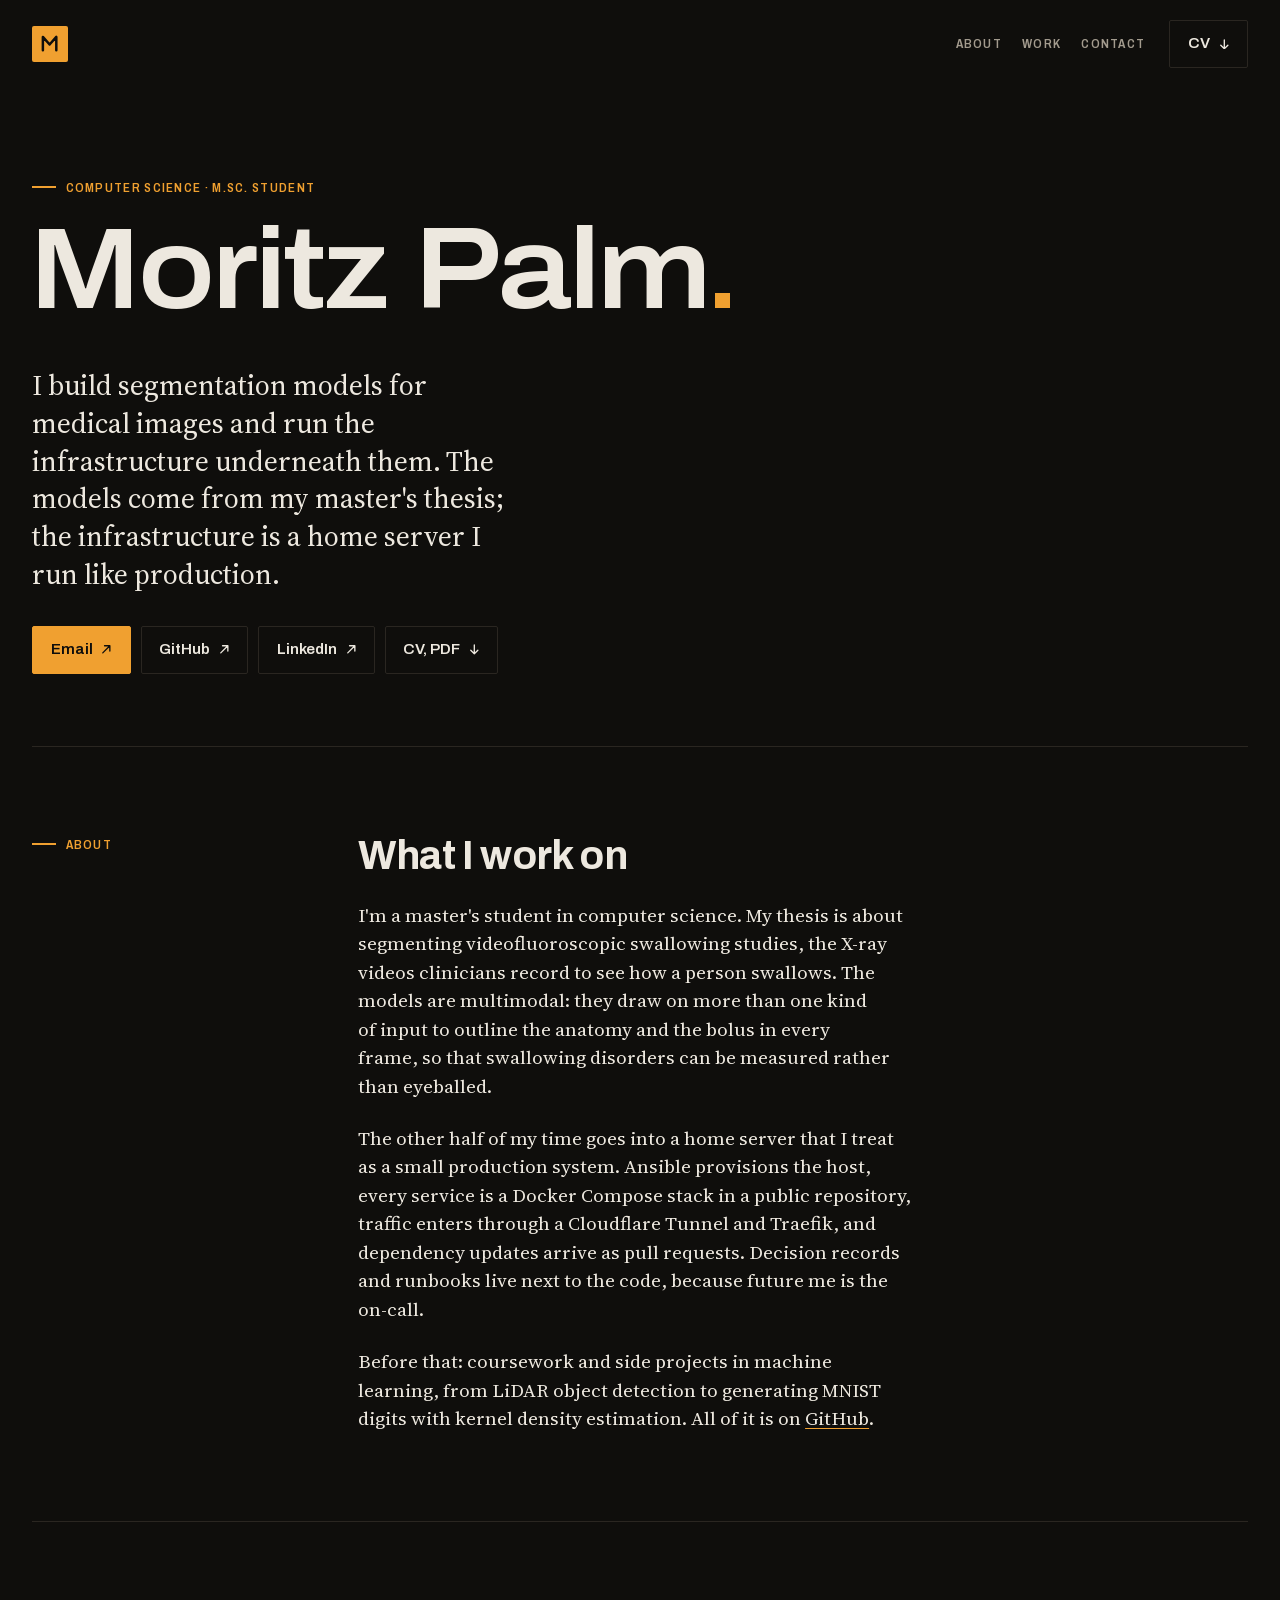
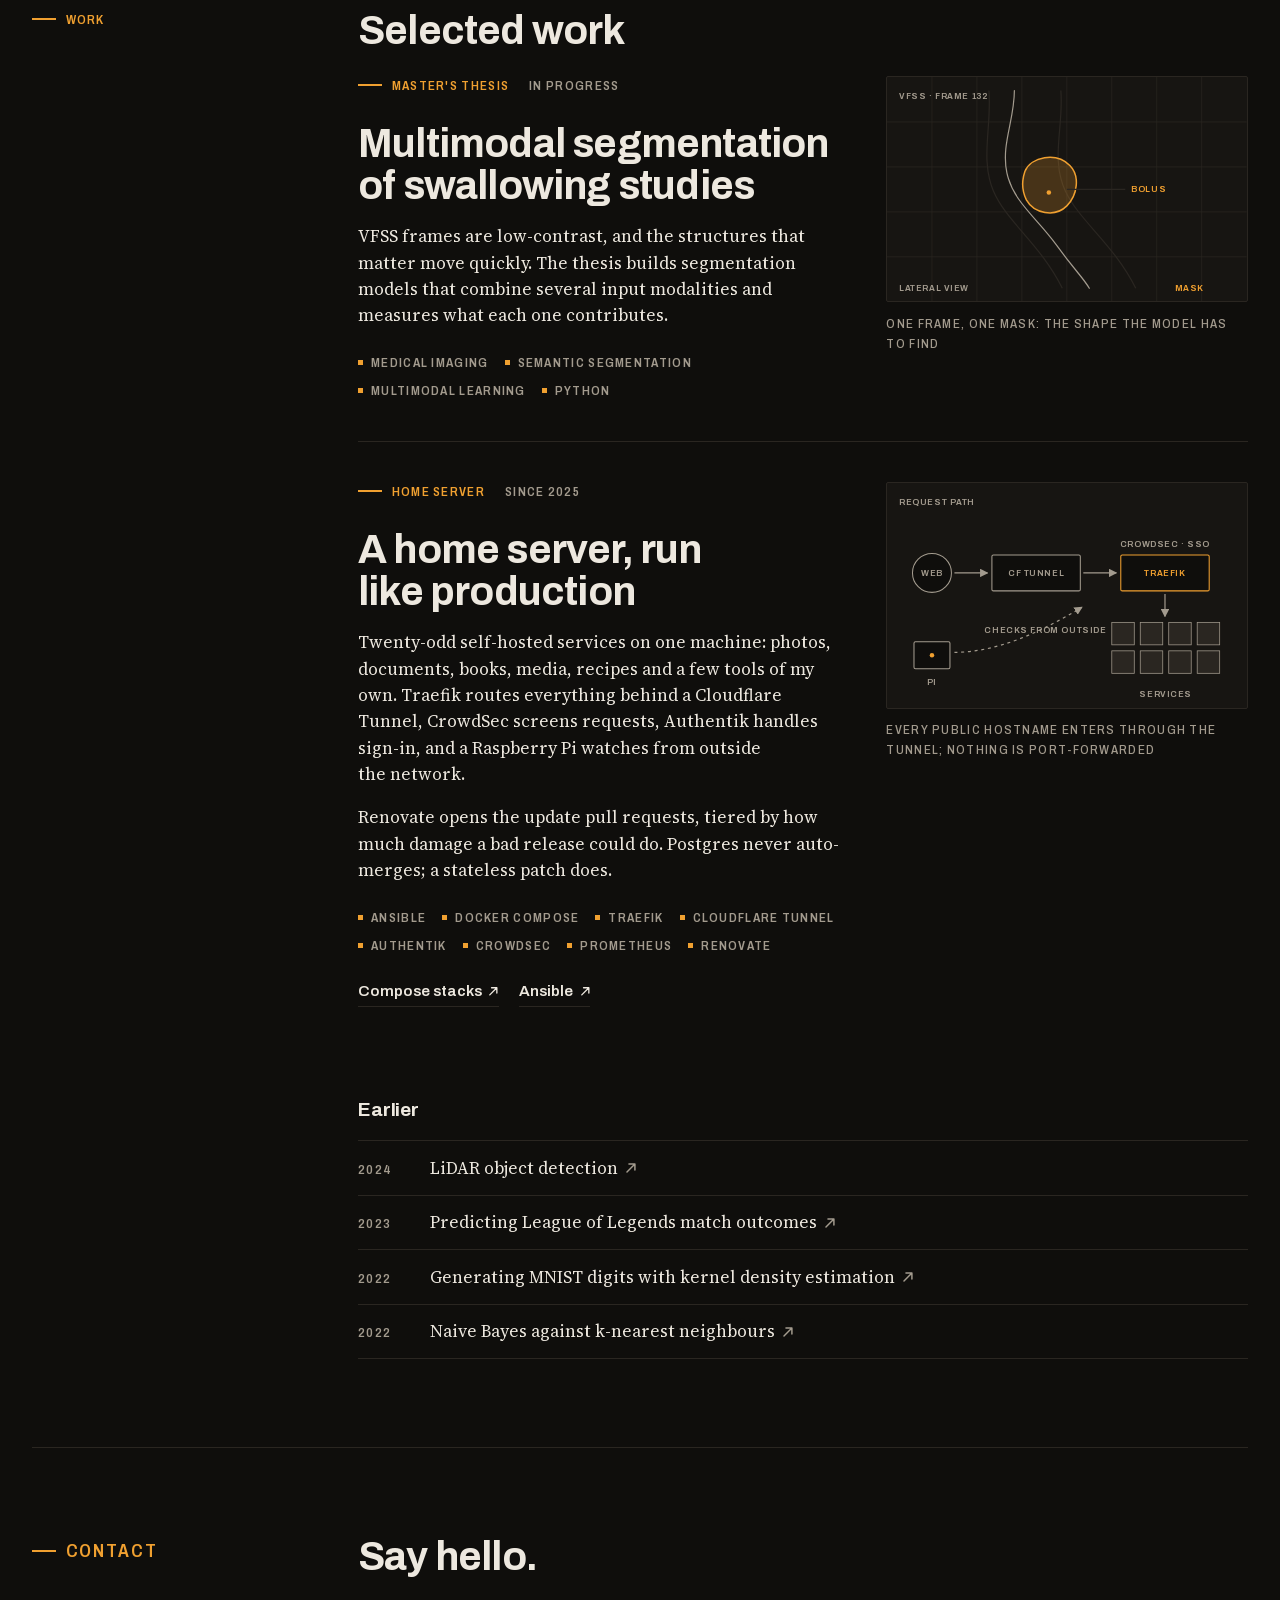
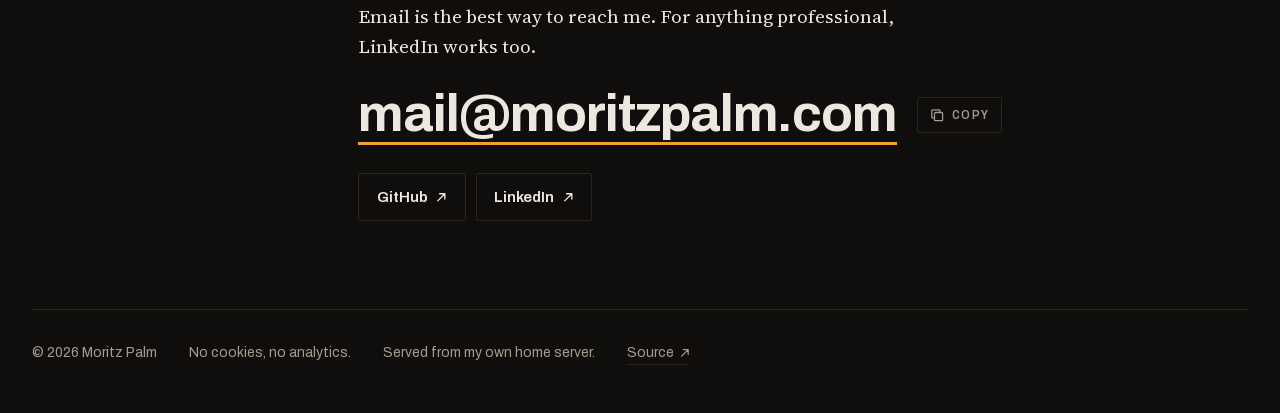
<file: website/site/index.html>
<!doctype html>
<html lang="en">
<head>
<meta charset="utf-8">
<meta name="viewport" content="width=device-width, initial-scale=1, viewport-fit=cover">
<title>Moritz Palm</title>
<meta name="description" content="Moritz Palm is a computer science master's student. He builds segmentation models for medical images and runs the infrastructure underneath them.">
<meta name="author" content="Moritz Palm">
<meta name="theme-color" content="#0f0e0c">
<link rel="canonical" href="https://moritzpalm.com/">
<meta property="og:type" content="profile">
<meta property="og:title" content="Moritz Palm">
<meta property="og:description" content="Computer science master's student. Segmentation models for medical images, and the infrastructure underneath them.">
<meta property="og:url" content="https://moritzpalm.com/">
<meta property="og:image" content="https://moritzpalm.com/og.png">
<meta property="og:image:width" content="1200">
<meta property="og:image:height" content="630">
<meta name="twitter:card" content="summary_large_image">
<link rel="icon" href="favicon.svg" type="image/svg+xml">
<link rel="preload" href="fonts/archivo-latin.woff2" as="font" type="font/woff2" crossorigin>
<link rel="preload" href="fonts/source-serif-4-latin.woff2" as="font" type="font/woff2" crossorigin>
<link rel="stylesheet" href="styles.css">
<script type="application/ld+json">
{
  "@context": "https://schema.org",
  "@type": "Person",
  "name": "Moritz Palm",
  "url": "https://moritzpalm.com/",
  "email": "mailto:mail@moritzpalm.com",
  "jobTitle": "Computer science master's student",
  "sameAs": [
    "https://github.com/MoritzPalm",
    "https://www.linkedin.com/in/moritzpalm/"
  ],
  "knowsAbout": [
    "Medical image segmentation",
    "Deep learning",
    "Self-hosted infrastructure",
    "Ansible",
    "Docker"
  ]
}
</script>
</head>
<body>
<a class="skip" href="#main">Skip to content</a>

<div class="wrap">
  <header class="top">
    <a class="mark" href="#top" aria-label="Moritz Palm, top of page">
      <svg viewBox="0 0 20 20" aria-hidden="true"><path d="M3 17V3l7 8 7-8v14" fill="none" stroke="currentColor" stroke-width="2.6" stroke-linejoin="round" stroke-linecap="round"/></svg>
    </a>
    <nav aria-label="Sections">
      <a href="#about">About</a>
      <a href="#work">Work</a>
      <a href="#contact">Contact</a>
    </nav>
    <a class="chip chip--down" href="files/cv.pdf">CV <svg class="arrow" viewBox="0 0 12 12" aria-hidden="true"><path d="M6 1v10M2 7l4 4 4-4" fill="none" stroke="currentColor" stroke-width="1.5" stroke-linecap="round" stroke-linejoin="round"/></svg></a>
  </header>

  <main id="main">
    <section class="hero" id="top">
      <p class="eyebrow">Computer science · M.Sc. student</p>
      <h1 class="name">
        <span class="name__line">Moritz</span>
        <span class="name__line">Palm<span class="name__dot" aria-hidden="true"></span></span>
      </h1>
      <p class="lede">I build segmentation models for medical images and run the infrastructure underneath them. The models come from my master's thesis; the infrastructure is a home server I run like production.</p>
      <ul class="links">
        <li><a class="chip chip--solid" href="mailto:mail@moritzpalm.com">Email <svg class="arrow" viewBox="0 0 12 12" aria-hidden="true"><path d="M2 10 10 2M4 2h6v6" fill="none" stroke="currentColor" stroke-width="1.5" stroke-linecap="round" stroke-linejoin="round"/></svg></a></li>
        <li><a class="chip" href="https://github.com/MoritzPalm" rel="me">GitHub <svg class="arrow" viewBox="0 0 12 12" aria-hidden="true"><path d="M2 10 10 2M4 2h6v6" fill="none" stroke="currentColor" stroke-width="1.5" stroke-linecap="round" stroke-linejoin="round"/></svg></a></li>
        <li><a class="chip" href="https://www.linkedin.com/in/moritzpalm/" rel="me">LinkedIn <svg class="arrow" viewBox="0 0 12 12" aria-hidden="true"><path d="M2 10 10 2M4 2h6v6" fill="none" stroke="currentColor" stroke-width="1.5" stroke-linecap="round" stroke-linejoin="round"/></svg></a></li>
        <li><a class="chip chip--down" href="files/cv.pdf">CV, PDF <svg class="arrow" viewBox="0 0 12 12" aria-hidden="true"><path d="M6 1v10M2 7l4 4 4-4" fill="none" stroke="currentColor" stroke-width="1.5" stroke-linecap="round" stroke-linejoin="round"/></svg></a></li>
      </ul>
    </section>

    <section class="sec" id="about">
      <div class="sec__label"><p class="eyebrow">About</p></div>
      <div class="sec__body prose">
        <h2>What I work on</h2>
        <p>I'm a master's student in computer science. My thesis is about segmenting videofluoroscopic swallowing studies, the X-ray videos clinicians record to see how a person swallows. The models are multimodal: they draw on more than one kind of input to outline the anatomy and the bolus in every frame, so that swallowing disorders can be measured rather than eyeballed.</p>
        <p>The other half of my time goes into a home server that I treat as a small production system. Ansible provisions the host, every service is a Docker Compose stack in a public repository, traffic enters through a Cloudflare Tunnel and Traefik, and dependency updates arrive as pull requests. Decision records and runbooks live next to the code, because future me is the on-call.</p>
        <p>Before that: coursework and side projects in machine learning, from LiDAR object detection to generating MNIST digits with kernel density estimation. All of it is on <a href="https://github.com/MoritzPalm">GitHub</a>.</p>
      </div>
    </section>

    <section class="sec" id="work">
      <div class="sec__label"><p class="eyebrow">Work</p></div>
      <div class="sec__body">
        <h2>Selected work</h2>
        <ol class="work">
          <li class="work__item">
            <div class="work__text">
              <div class="work__meta">
                <p class="eyebrow">Master's thesis</p>
                <p class="eyebrow">In progress</p>
              </div>
              <h3 class="work__title">Multimodal segmentation of swallowing studies</h3>
              <p>VFSS frames are low-contrast, and the structures that matter move quickly. The thesis builds segmentation models that combine several input modalities and measures what each one contributes.</p>
              <ul class="tags" aria-label="Topics">
                <li>Medical imaging</li>
                <li>Semantic segmentation</li>
                <li>Multimodal learning</li>
                <li>Python</li>
              </ul>
            </div>
            <figure class="fig">
              <svg viewBox="0 0 480 300" role="img" aria-labelledby="fig1-title">
                <title id="fig1-title">Abstract sketch of one X-ray video frame with the bolus outlined as a segmentation mask</title>
                <g class="grid">
                  <path d="M60 0v300M120 0v300M180 0v300M240 0v300M300 0v300M360 0v300M420 0v300M0 60h480M0 120h480M0 180h480M0 240h480"/>
                </g>
                <path class="ink-soft" d="M136 18c4 48-12 92 6 134s62 70 92 130M232 18c4 48-14 92 6 134s64 70 94 130"/>
                <path class="ink" d="M170 18c0 40-18 72-10 110s40 60 66 96 36 44 44 58"/>
                <path class="mask" d="M184 126c8-20 42-26 60-8 14 14 10 40-4 54-16 16-44 10-54-8-6-12-6-26-2-38z"/>
                <circle class="dot" cx="216" cy="154" r="3"/>
                <path class="ink-soft" d="M240 150h78"/>
                <text x="326" y="154" class="t-accent">bolus</text>
                <text x="16" y="30">VFSS · frame 132</text>
                <text x="16" y="286">lateral view</text>
                <text x="384" y="286" class="t-accent">mask</text>
              </svg>
              <figcaption>One frame, one mask: the shape the model has to find</figcaption>
            </figure>
          </li>

          <li class="work__item">
            <div class="work__text">
              <div class="work__meta">
                <p class="eyebrow">Home server</p>
                <p class="eyebrow">Since 2025</p>
              </div>
              <h3 class="work__title">A home server, run like production</h3>
              <p>Twenty-odd self-hosted services on one machine: photos, documents, books, media, recipes and a few tools of my own. Traefik routes everything behind a Cloudflare Tunnel, CrowdSec screens requests, Authentik handles sign-in, and a Raspberry Pi watches from outside the network.</p>
              <p>Renovate opens the update pull requests, tiered by how much damage a bad release could do. Postgres never auto-merges; a stateless patch does.</p>
              <ul class="tags" aria-label="Stack">
                <li>Ansible</li>
                <li>Docker Compose</li>
                <li>Traefik</li>
                <li>Cloudflare Tunnel</li>
                <li>Authentik</li>
                <li>CrowdSec</li>
                <li>Prometheus</li>
                <li>Renovate</li>
              </ul>
              <div class="work__links">
                <a class="alink" href="https://github.com/MoritzPalm/home_server_compose">Compose stacks <svg class="arrow" viewBox="0 0 12 12" aria-hidden="true"><path d="M2 10 10 2M4 2h6v6" fill="none" stroke="currentColor" stroke-width="1.5" stroke-linecap="round" stroke-linejoin="round"/></svg></a>
                <a class="alink" href="https://github.com/MoritzPalm/home_server_ansible">Ansible <svg class="arrow" viewBox="0 0 12 12" aria-hidden="true"><path d="M2 10 10 2M4 2h6v6" fill="none" stroke="currentColor" stroke-width="1.5" stroke-linecap="round" stroke-linejoin="round"/></svg></a>
              </div>
            </div>
            <figure class="fig">
              <svg viewBox="0 0 480 300" role="img" aria-labelledby="fig2-title">
                <title id="fig2-title">Request path: internet to Cloudflare Tunnel to Traefik to the services, with a Raspberry Pi checking from outside</title>
                <defs>
                  <marker id="head" viewBox="0 0 8 8" refX="7" refY="4" markerWidth="7" markerHeight="7" orient="auto-start-reverse">
                    <path class="head" d="M0 0l8 4-8 4z"/>
                  </marker>
                </defs>
                <text x="16" y="30">Request path</text>
                <circle class="node" cx="60" cy="120" r="26"/>
                <text x="60" y="124" text-anchor="middle">web</text>
                <path class="flow" d="M90 120h44"/>
                <rect class="node" x="140" y="96" width="118" height="48" rx="2"/>
                <text x="199" y="124" text-anchor="middle">CF tunnel</text>
                <path class="flow" d="M262 120h44"/>
                <rect class="node node--hot" x="312" y="96" width="118" height="48" rx="2"/>
                <text x="371" y="124" text-anchor="middle" class="t-accent">Traefik</text>
                <text x="371" y="86" text-anchor="middle">crowdsec · sso</text>
                <path class="flow" d="M371 148v30"/>
                <g class="svc">
                  <rect x="300" y="186" width="30" height="30"/>
                  <rect x="338" y="186" width="30" height="30"/>
                  <rect x="376" y="186" width="30" height="30"/>
                  <rect x="414" y="186" width="30" height="30"/>
                  <rect x="300" y="224" width="30" height="30"/>
                  <rect x="338" y="224" width="30" height="30"/>
                  <rect x="376" y="224" width="30" height="30"/>
                  <rect x="414" y="224" width="30" height="30"/>
                </g>
                <text x="372" y="286" text-anchor="middle">services</text>
                <rect class="node" x="36" y="212" width="48" height="36" rx="2"/>
                <circle class="dot" cx="60" cy="230" r="3"/>
                <text x="60" y="270" text-anchor="middle">pi</text>
                <path class="flow flow--dash" d="M90 226c60 0 120-30 170-60"/>
                <text x="130" y="200">checks from outside</text>
              </svg>
              <figcaption>Every public hostname enters through the tunnel; nothing is port-forwarded</figcaption>
            </figure>
          </li>
        </ol>

        <h3 class="earlier-title">Earlier</h3>
        <ul class="earlier">
          <li><time datetime="2024">2024</time><a href="https://github.com/MoritzPalm/LiDAR_Detection">LiDAR object detection <svg class="arrow" viewBox="0 0 12 12" aria-hidden="true"><path d="M2 10 10 2M4 2h6v6" fill="none" stroke="currentColor" stroke-width="1.5" stroke-linecap="round" stroke-linejoin="round"/></svg></a></li>
          <li><time datetime="2023">2023</time><a href="https://github.com/MoritzPalm/LeagueOfLegendsWinPrediction">Predicting League of Legends match outcomes <svg class="arrow" viewBox="0 0 12 12" aria-hidden="true"><path d="M2 10 10 2M4 2h6v6" fill="none" stroke="currentColor" stroke-width="1.5" stroke-linecap="round" stroke-linejoin="round"/></svg></a></li>
          <li><time datetime="2022">2022</time><a href="https://github.com/MoritzPalm/KernelDensityEstimation">Generating MNIST digits with kernel density estimation <svg class="arrow" viewBox="0 0 12 12" aria-hidden="true"><path d="M2 10 10 2M4 2h6v6" fill="none" stroke="currentColor" stroke-width="1.5" stroke-linecap="round" stroke-linejoin="round"/></svg></a></li>
          <li><time datetime="2022">2022</time><a href="https://github.com/MoritzPalm/naivebayes">Naive Bayes against k-nearest neighbours <svg class="arrow" viewBox="0 0 12 12" aria-hidden="true"><path d="M2 10 10 2M4 2h6v6" fill="none" stroke="currentColor" stroke-width="1.5" stroke-linecap="round" stroke-linejoin="round"/></svg></a></li>
        </ul>
      </div>
    </section>

    <section class="sec contact" id="contact">
      <div class="sec__label"><p class="eyebrow">Contact</p></div>
      <div class="sec__body">
        <h2>Say hello.</h2>
        <p>Email is the best way to reach me. For anything professional, LinkedIn works too.</p>
        <div class="contact__row">
          <a class="contact__mail" id="mail" href="mailto:mail@moritzpalm.com">mail@moritzpalm.com</a>
          <button class="copy" type="button" id="copy-mail" data-copy="mail@moritzpalm.com">
            <svg viewBox="0 0 16 16" aria-hidden="true"><rect x="5" y="5" width="9" height="9" rx="1" fill="none" stroke="currentColor" stroke-width="1.4"/><path d="M11 5V3a1 1 0 0 0-1-1H3a1 1 0 0 0-1 1v7a1 1 0 0 0 1 1h2" fill="none" stroke="currentColor" stroke-width="1.4"/></svg>
            <span>Copy</span>
          </button>
        </div>
        <ul class="links">
          <li><a class="chip" href="https://github.com/MoritzPalm">GitHub <svg class="arrow" viewBox="0 0 12 12" aria-hidden="true"><path d="M2 10 10 2M4 2h6v6" fill="none" stroke="currentColor" stroke-width="1.5" stroke-linecap="round" stroke-linejoin="round"/></svg></a></li>
          <li><a class="chip" href="https://www.linkedin.com/in/moritzpalm/">LinkedIn <svg class="arrow" viewBox="0 0 12 12" aria-hidden="true"><path d="M2 10 10 2M4 2h6v6" fill="none" stroke="currentColor" stroke-width="1.5" stroke-linecap="round" stroke-linejoin="round"/></svg></a></li>
        </ul>
      </div>
    </section>
  </main>

  <footer class="foot">
    <span>© 2026 Moritz Palm</span>
    <span>No cookies, no analytics.</span>
    <span>Served from my own home server.</span>
    <a href="https://github.com/MoritzPalm/home_server_compose/tree/main/website">Source <svg class="arrow" viewBox="0 0 12 12" aria-hidden="true"><path d="M2 10 10 2M4 2h6v6" fill="none" stroke="currentColor" stroke-width="1.5" stroke-linecap="round" stroke-linejoin="round"/></svg></a>
  </footer>
</div>

<script src="main.js" defer></script>
</body>
</html>
</file>
<file: website/site/styles.css>
/* Layout: a poster. The name runs the full width of the page; everything
   below it sits in a two-column label/body grid that collapses on phones. */
:root {
  --bg: #0f0e0c;
  --bg-raised: #171512;
  --fg: #ede8df;
  --fg-muted: #a39b8e;
  --line: #2a2621;
  --accent: #f0a030;
  --accent-ink: #0f0e0c;

  --font-display: "Archivo", "Helvetica Neue", Arial, sans-serif;
  --font-body: "Source Serif 4", Georgia, "Times New Roman", serif;

  --step--1: 0.875rem;
  --step-0: 1.0625rem;
  --step-1: 1.1875rem;
  --step-2: clamp(1.375rem, 1.1rem + 1.2vw, 1.75rem);
  --step-3: clamp(1.75rem, 1.3rem + 2vw, 2.5rem);
  --name: clamp(2.75rem, 9vw, 7.5rem);
  --measure: 62ch;

  color-scheme: dark;
}

@font-face {
  font-family: "Archivo";
  src: url(fonts/archivo-latin.woff2) format("woff2");
  font-weight: 100 900;
  font-stretch: 62% 125%;
  font-display: swap;
}
@font-face {
  font-family: "Source Serif 4";
  src: url(fonts/source-serif-4-latin.woff2) format("woff2");
  font-weight: 200 900;
  font-display: swap;
}

*, *::before, *::after { box-sizing: border-box; }

html {
  background: var(--bg);
  scroll-behavior: smooth;
  -webkit-text-size-adjust: 100%;
}
@media (prefers-reduced-motion: reduce) {
  html { scroll-behavior: auto; }
}

body {
  margin: 0;
  background: var(--bg);
  color: var(--fg);
  font-family: var(--font-body);
  font-size: var(--step-0);
  line-height: 1.55;
  font-optical-sizing: auto;
  padding-block: 0;
  padding-left: max(16px, env(safe-area-inset-left, 0px));
  padding-right: max(16px, env(safe-area-inset-right, 0px));
}

::selection { background: var(--accent); color: var(--accent-ink); }
:focus-visible { outline: 2px solid var(--accent); outline-offset: 3px; }

a {
  color: inherit;
  text-decoration-color: var(--line);
  text-underline-offset: 0.18em;
}
img { max-width: 100%; height: auto; }

.wrap { max-width: 76rem; margin-inline: auto; }

/* Shared type roles */
.eyebrow,
.top nav a,
.tags,
.fig figcaption,
.earlier time,
.copy {
  font-family: var(--font-display);
  font-stretch: 78%;
  font-weight: 600;
  font-size: 0.8125rem;
  letter-spacing: 0.1em;
  text-transform: uppercase;
}
.eyebrow {
  color: var(--accent);
  margin: 0;
}
.eyebrow::before {
  content: "";
  display: inline-block;
  width: 1.5rem;
  height: 2px;
  background: currentColor;
  vertical-align: 0.3em;
  margin-right: 0.6rem;
}
.arrow {
  width: 0.7em;
  height: 0.7em;
  flex: none;
  transition: transform 0.18s ease;
}

/* Skip link */
.skip {
  position: absolute;
  left: 1rem;
  top: -4rem;
  z-index: 20;
  padding: 0.6rem 0.9rem;
  background: var(--accent);
  color: var(--accent-ink);
  font-family: var(--font-display);
  font-weight: 600;
  text-decoration: none;
}
.skip:focus { top: 1rem; }

/* Header */
.top {
  display: flex;
  align-items: center;
  gap: 1.5rem;
  padding-block: 1.25rem;
  font-family: var(--font-display);
}
.mark {
  display: inline-flex;
  width: 2.25rem;
  height: 2.25rem;
  align-items: center;
  justify-content: center;
  background: var(--accent);
  color: var(--accent-ink);
  border-radius: 2px;
  flex: none;
}
.mark svg { width: 1.2rem; height: 1.2rem; }
.top nav {
  display: flex;
  gap: 1.25rem;
  margin-left: auto;
}
.top nav a {
  color: var(--fg-muted);
  text-decoration: none;
}
.top nav a:hover { color: var(--fg); }
@media (max-width: 30rem) {
  .top .chip { display: none; }
}

/* Hero */
.hero {
  padding-block: clamp(3rem, 10vh, 7rem) clamp(3rem, 8vh, 5rem);
}
.name {
  margin: 1rem 0 0 -0.03em;
  font-family: var(--font-display);
  font-size: var(--name);
  font-weight: 600;
  font-stretch: 112%;
  font-variation-settings: "wdth" var(--wdth, 112), "wght" 600;
  line-height: 0.98;
  letter-spacing: -0.025em;
  text-wrap: balance;
}
.name__dot {
  display: inline-block;
  width: 0.13em;
  height: 0.13em;
  margin-left: 0.06em;
  background: var(--accent);
}
@media (prefers-reduced-motion: no-preference) {
  .name { animation: name-in 1.4s cubic-bezier(0.16, 0.84, 0.22, 1) 1; }
  @keyframes name-in {
    from {
      font-variation-settings: "wdth" 80, "wght" 300;
      letter-spacing: 0.02em;
    }
    65% {
      font-variation-settings: "wdth" 109, "wght" 585;
    }
    to {
      font-variation-settings: "wdth" 112, "wght" 600;
      letter-spacing: -0.025em;
    }
  }
}
.lede {
  max-width: 34ch;
  margin: 2.5rem 0 0;
  font-size: var(--step-2);
  line-height: 1.35;
  text-wrap: pretty;
}
.links {
  list-style: none;
  display: flex;
  flex-wrap: wrap;
  gap: 0.625rem;
  padding: 0;
  margin: 2rem 0 0;
}
.chip {
  display: inline-flex;
  align-items: center;
  gap: 0.55rem;
  padding: 0.7rem 1.1rem;
  border: 1px solid var(--line);
  border-radius: 2px;
  font-family: var(--font-display);
  font-weight: 600;
  font-size: 0.95rem;
  color: var(--fg);
  text-decoration: none;
  transition: background-color 0.18s, border-color 0.18s, color 0.18s;
}
.chip:hover {
  border-color: var(--accent);
  color: var(--accent);
}
.chip:hover .arrow { transform: translate(2px, -2px); }
.chip--solid {
  background: var(--accent);
  border-color: var(--accent);
  color: var(--accent-ink);
}
.chip--solid:hover {
  background: var(--fg);
  border-color: var(--fg);
  color: var(--accent-ink);
}
.chip--down:hover .arrow { transform: translateY(2px); }

/* Sections */
.sec {
  display: grid;
  gap: 1.5rem 3rem;
  border-top: 1px solid var(--line);
  padding-block: clamp(3rem, 7vw, 5.5rem);
}
@media (min-width: 48rem) {
  .sec { grid-template-columns: minmax(9rem, 1fr) minmax(0, 3.2fr); }
}
.sec__body { min-width: 0; }
.sec h2 {
  margin: 0 0 1.5rem;
  font-family: var(--font-display);
  font-size: var(--step-3);
  font-weight: 700;
  line-height: 1.05;
  letter-spacing: -0.02em;
  text-wrap: balance;
}
.prose { max-width: var(--measure); }
.prose p {
  margin: 0 0 1.25em;
  font-size: var(--step-1);
  line-height: 1.5;
  text-wrap: pretty;
}
.prose p:last-child { margin-bottom: 0; }
.prose a { text-decoration-color: var(--accent); }
.prose a:hover { color: var(--accent); }

/* Work */
.work {
  list-style: none;
  margin: 0;
  padding: 0;
}
.work__item {
  display: grid;
  gap: 1.5rem 2.5rem;
  padding-block: 2.5rem;
  border-top: 1px solid var(--line);
  min-width: 0;
}
.work__item:first-child {
  border-top: 0;
  padding-top: 0;
}
@media (min-width: 60rem) {
  .work__item { grid-template-columns: minmax(0, 1.35fr) minmax(0, 1fr); align-items: start; }
}
.work__text { min-width: 0; }
.work__meta {
  display: flex;
  flex-wrap: wrap;
  gap: 0.4rem 1.25rem;
  align-items: baseline;
  margin-bottom: 0.9rem;
}
.work__meta .eyebrow + .eyebrow { color: var(--fg-muted); }
.work__meta .eyebrow + .eyebrow::before { display: none; }
.work__title {
  margin: 0 0 1rem;
  font-family: var(--font-display);
  font-size: var(--step-3);
  font-weight: 700;
  line-height: 1.05;
  letter-spacing: -0.02em;
  text-wrap: balance;
}
.work__text p {
  max-width: 58ch;
  margin: 0 0 1em;
  text-wrap: pretty;
}
.tags {
  list-style: none;
  display: flex;
  flex-wrap: wrap;
  gap: 0.5rem 1rem;
  padding: 0;
  margin: 1.5rem 0 0;
  color: var(--fg-muted);
}
.tags li { display: inline-flex; align-items: center; gap: 0.5rem; }
.tags li::before {
  content: "";
  width: 5px;
  height: 5px;
  background: var(--accent);
}
.work__links {
  display: flex;
  flex-wrap: wrap;
  gap: 1.25rem;
  margin-top: 1.5rem;
  font-family: var(--font-display);
  font-weight: 600;
  font-size: 0.95rem;
}
.alink {
  display: inline-flex;
  align-items: center;
  gap: 0.4rem;
  padding-bottom: 0.15rem;
  border-bottom: 1px solid var(--line);
  text-decoration: none;
}
.alink:hover {
  border-color: var(--accent);
  color: var(--accent);
}
.alink:hover .arrow { transform: translate(2px, -2px); }

.fig {
  margin: 0;
  min-width: 0;
}
.fig svg {
  display: block;
  width: 100%;
  height: auto;
  border: 1px solid var(--line);
  border-radius: 2px;
  background: var(--bg-raised);
}
.fig figcaption {
  margin-top: 0.7rem;
  color: var(--fg-muted);
  font-weight: 500;
}
.fig text {
  font-family: var(--font-display);
  font-stretch: 82%;
  font-weight: 600;
  font-size: 13px;
  letter-spacing: 0.06em;
  text-transform: uppercase;
  fill: var(--fg-muted);
}
.fig .t-accent { fill: var(--accent); }
.fig .grid { stroke: var(--line); stroke-width: 1; }
.fig .ink { stroke: var(--fg-muted); fill: none; stroke-width: 1.6; stroke-linecap: round; }
.fig .ink-soft { stroke: var(--line); fill: none; stroke-width: 1.6; }
.fig .mask { fill: var(--accent); fill-opacity: 0.22; stroke: var(--accent); stroke-width: 2; }
.fig .node { fill: var(--bg); stroke: var(--fg-muted); stroke-width: 1.4; }
.fig .node--hot { stroke: var(--accent); }
.fig .svc { fill: var(--line); stroke: var(--fg-muted); stroke-width: 1; }
.fig .flow { stroke: var(--fg-muted); stroke-width: 1.6; fill: none; marker-end: url(#head); }
.fig .flow--dash { stroke-dasharray: 4 5; }
.fig .head { fill: var(--fg-muted); }
.fig .dot { fill: var(--accent); }

.earlier-title {
  margin: 3rem 0 0;
  font-family: var(--font-display);
  font-size: var(--step-1);
  font-weight: 700;
  letter-spacing: -0.01em;
}
.earlier {
  list-style: none;
  margin: 1rem 0 0;
  padding: 0;
  border-top: 1px solid var(--line);
}
.earlier li {
  display: grid;
  grid-template-columns: 3.5rem minmax(0, 1fr);
  gap: 1rem;
  align-items: baseline;
  padding: 0.85rem 0;
  border-bottom: 1px solid var(--line);
}
.earlier time {
  color: var(--fg-muted);
  font-variant-numeric: tabular-nums;
}
.earlier a {
  display: inline-flex;
  align-items: center;
  gap: 0.45rem;
  text-decoration: none;
}
.earlier a:hover { color: var(--accent); }
.earlier a:hover .arrow { transform: translate(2px, -2px); }
.earlier a .arrow { color: var(--fg-muted); }

/* Contact */
.contact__row {
  display: flex;
  flex-wrap: wrap;
  align-items: center;
  gap: 1rem 1.25rem;
  margin: 1.5rem 0 1.75rem;
}
.contact__mail {
  font-family: var(--font-display);
  font-weight: 700;
  font-size: clamp(1.5rem, 1rem + 3.2vw, 3.25rem);
  line-height: 1.1;
  letter-spacing: -0.02em;
  text-decoration: none;
  border-bottom: 3px solid var(--accent);
  overflow-wrap: anywhere;
}
.contact__mail:hover { color: var(--accent); }
.copy {
  display: inline-flex;
  align-items: center;
  gap: 0.45rem;
  padding: 0.6rem 0.75rem;
  background: none;
  border: 1px solid var(--line);
  border-radius: 2px;
  color: var(--fg-muted);
  cursor: pointer;
  line-height: 1;
}
.copy:hover {
  color: var(--fg);
  border-color: var(--fg-muted);
}
.copy[data-state="copied"] {
  color: var(--accent);
  border-color: var(--accent);
}
.copy svg { width: 0.9rem; height: 0.9rem; }
.contact p {
  max-width: var(--measure);
  margin: 0;
  font-size: var(--step-1);
}
.contact .links { margin-top: 1.75rem; }

/* Footer */
.foot {
  display: flex;
  flex-wrap: wrap;
  gap: 0.5rem 2rem;
  padding-block: 2rem 3rem;
  border-top: 1px solid var(--line);
  font-family: var(--font-display);
  font-size: var(--step--1);
  color: var(--fg-muted);
}
.foot a {
  display: inline-flex;
  align-items: center;
  gap: 0.35rem;
  color: inherit;
  text-decoration: none;
  border-bottom: 1px solid var(--line);
}
.foot a:hover { color: var(--fg); border-color: var(--fg-muted); }

/* 404 */
.lost { padding-block: clamp(3rem, 12vh, 8rem); }
.lost .name { font-size: clamp(4rem, 16vw, 11rem); }
</file>
